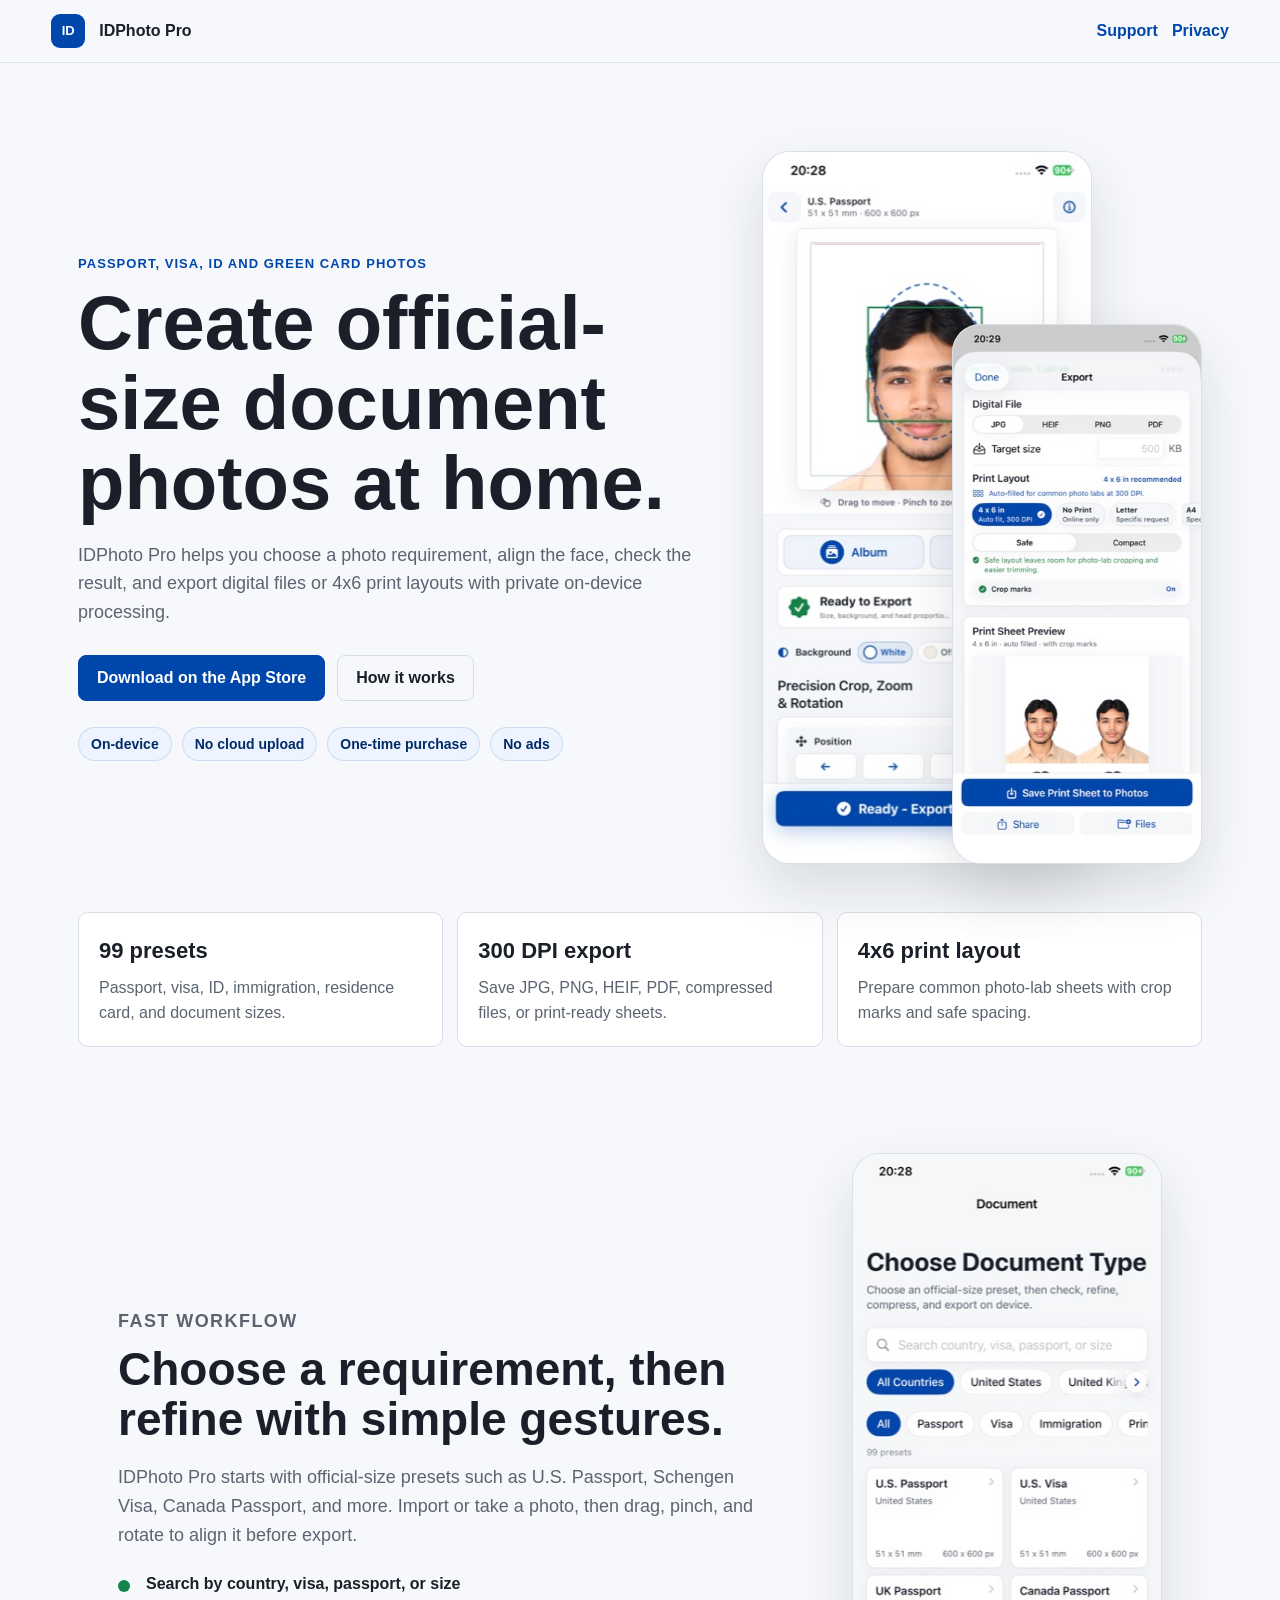
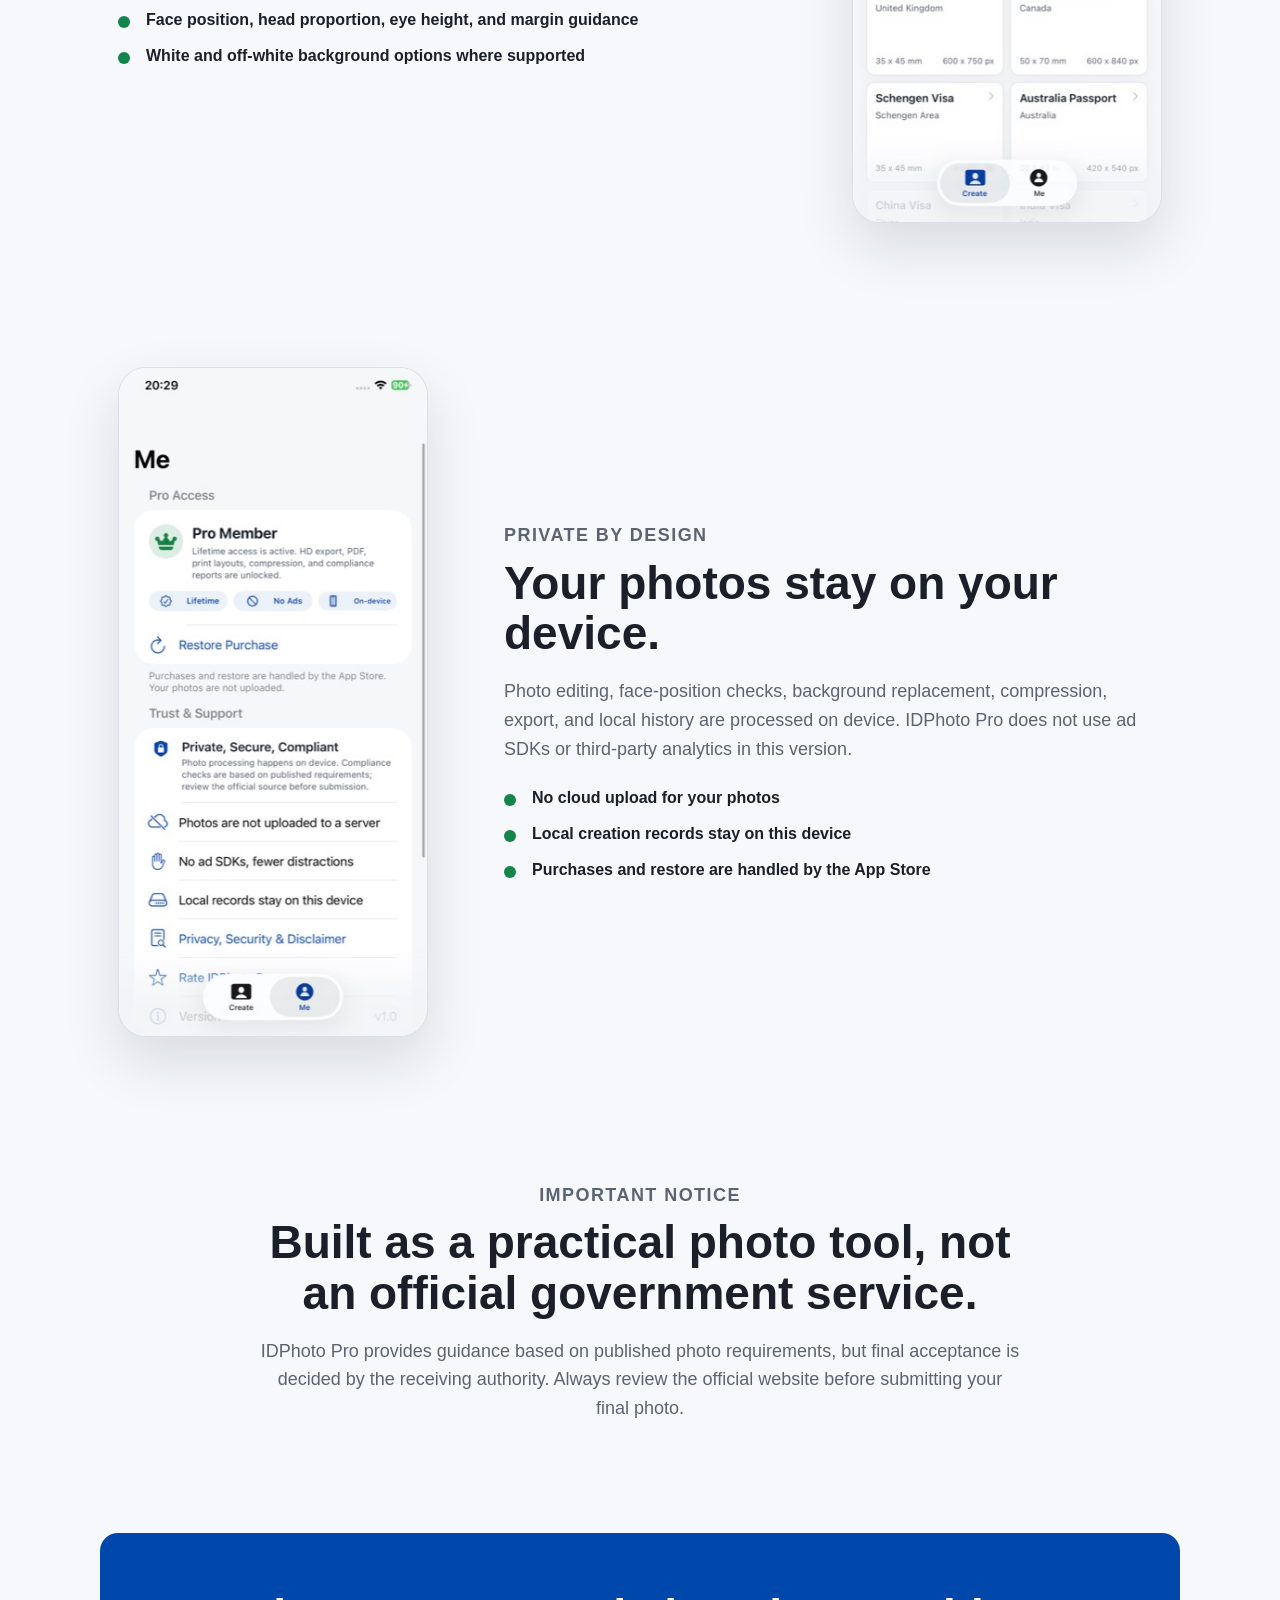
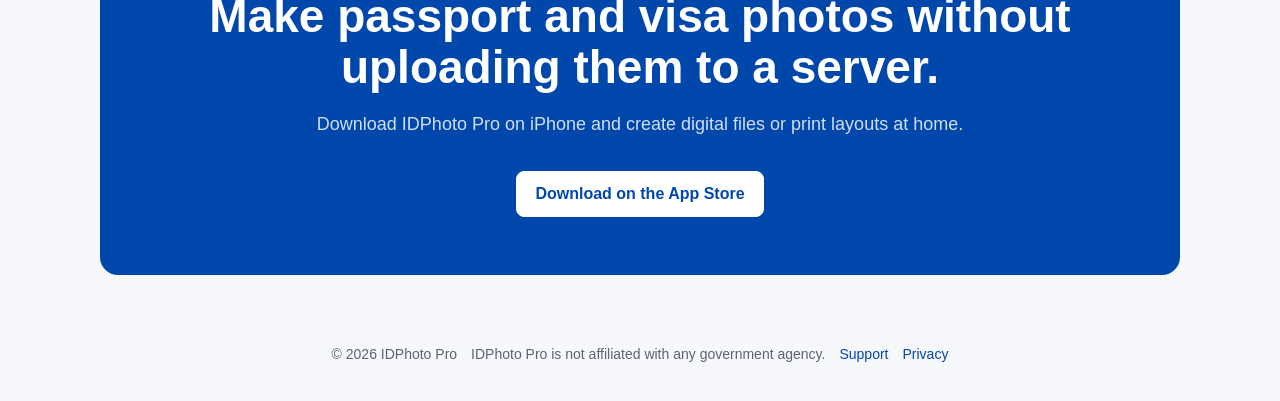
<file: AppStorePackage/web/index.html>
<!doctype html>
<html lang="en">
<head>
  <meta charset="utf-8">
  <meta name="viewport" content="width=device-width, initial-scale=1">
  <title>IDPhoto Pro - Passport and Visa Photo Maker</title>
  <meta name="description" content="Create passport, visa, ID, green card, and document photos at home with on-device processing, official-size templates, JPG/PDF export, and 4x6 print layouts.">
  <link rel="stylesheet" href="./styles.css">
</head>
<body>
  <header class="site-header">
    <a class="brand" href="./index.html" aria-label="IDPhoto Pro home">
      <span class="brand-mark">ID</span>
      <span>IDPhoto Pro</span>
    </a>
    <nav class="header-links" aria-label="Main navigation">
      <a href="./support.html">Support</a>
      <a href="./privacy.html">Privacy</a>
    </nav>
  </header>

  <main>
    <section class="landing-hero">
      <div class="hero-copy">
        <p class="eyebrow">Passport, visa, ID and green card photos</p>
        <h1>Create official-size document photos at home.</h1>
        <p class="lead">IDPhoto Pro helps you choose a photo requirement, align the face, check the result, and export digital files or 4x6 print layouts with private on-device processing.</p>
        <div class="hero-actions">
          <a class="button primary" href="https://apps.apple.com/app/id6771586096">Download on the App Store</a>
          <a class="button" href="./support.html">How it works</a>
        </div>
        <div class="trust-strip" aria-label="Key product benefits">
          <span>On-device</span>
          <span>No cloud upload</span>
          <span>One-time purchase</span>
          <span>No ads</span>
        </div>
      </div>
      <div class="hero-media" aria-label="IDPhoto Pro app screenshots">
        <img class="phone-shot main-shot" src="./assets/editor-check.jpg" alt="IDPhoto Pro editor showing a US passport photo check result">
        <img class="phone-shot side-shot" src="./assets/export-print.jpg" alt="IDPhoto Pro export screen showing 4x6 print layout">
      </div>
    </section>

    <section class="feature-band">
      <div class="feature-card">
        <strong>99 presets</strong>
        <span>Passport, visa, ID, immigration, residence card, and document sizes.</span>
      </div>
      <div class="feature-card">
        <strong>300 DPI export</strong>
        <span>Save JPG, PNG, HEIF, PDF, compressed files, or print-ready sheets.</span>
      </div>
      <div class="feature-card">
        <strong>4x6 print layout</strong>
        <span>Prepare common photo-lab sheets with crop marks and safe spacing.</span>
      </div>
    </section>

    <section class="section split">
      <div>
        <p class="eyebrow">Fast workflow</p>
        <h2>Choose a requirement, then refine with simple gestures.</h2>
        <p>IDPhoto Pro starts with official-size presets such as U.S. Passport, Schengen Visa, Canada Passport, and more. Import or take a photo, then drag, pinch, and rotate to align it before export.</p>
        <ul class="check-list">
          <li>Search by country, visa, passport, or size</li>
          <li>Face position, head proportion, eye height, and margin guidance</li>
          <li>White and off-white background options where supported</li>
        </ul>
      </div>
      <img class="phone-shot content-shot" src="./assets/document-presets.jpg" alt="IDPhoto Pro document preset selection screen">
    </section>

    <section class="section split reverse">
      <div>
        <p class="eyebrow">Private by design</p>
        <h2>Your photos stay on your device.</h2>
        <p>Photo editing, face-position checks, background replacement, compression, export, and local history are processed on device. IDPhoto Pro does not use ad SDKs or third-party analytics in this version.</p>
        <ul class="check-list">
          <li>No cloud upload for your photos</li>
          <li>Local creation records stay on this device</li>
          <li>Purchases and restore are handled by the App Store</li>
        </ul>
      </div>
      <img class="phone-shot content-shot" src="./assets/privacy-pro.jpg" alt="IDPhoto Pro profile page showing privacy and pro access information">
    </section>

    <section class="section">
      <div class="center-copy">
        <p class="eyebrow">Important notice</p>
        <h2>Built as a practical photo tool, not an official government service.</h2>
        <p>IDPhoto Pro provides guidance based on published photo requirements, but final acceptance is decided by the receiving authority. Always review the official website before submitting your final photo.</p>
      </div>
    </section>

    <section class="cta">
      <h2>Make passport and visa photos without uploading them to a server.</h2>
      <p>Download IDPhoto Pro on iPhone and create digital files or print layouts at home.</p>
      <a class="button primary" href="https://apps.apple.com/app/id6771586096">Download on the App Store</a>
    </section>
  </main>

  <footer class="site-footer">
    <span>© 2026 IDPhoto Pro</span>
    <span>IDPhoto Pro is not affiliated with any government agency.</span>
    <a href="./support.html">Support</a>
    <a href="./privacy.html">Privacy</a>
  </footer>
</body>
</html>
</file>
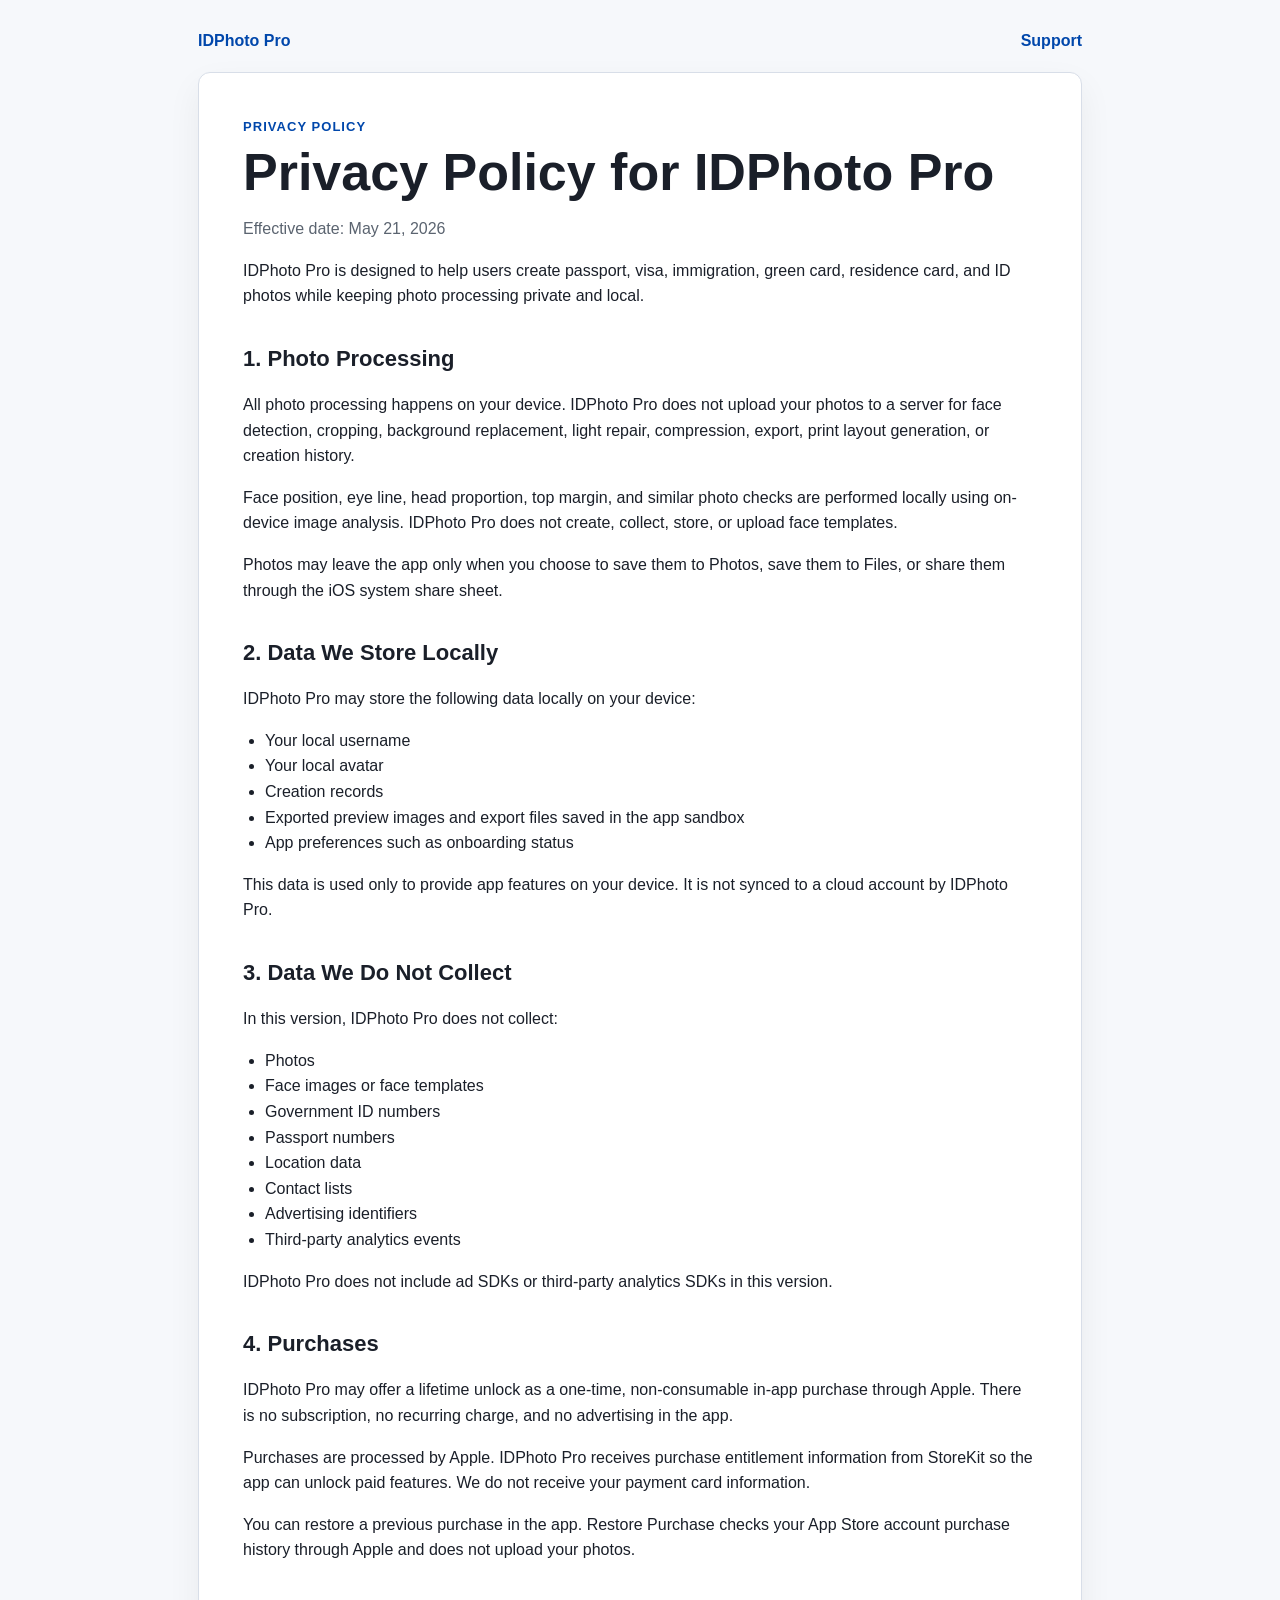
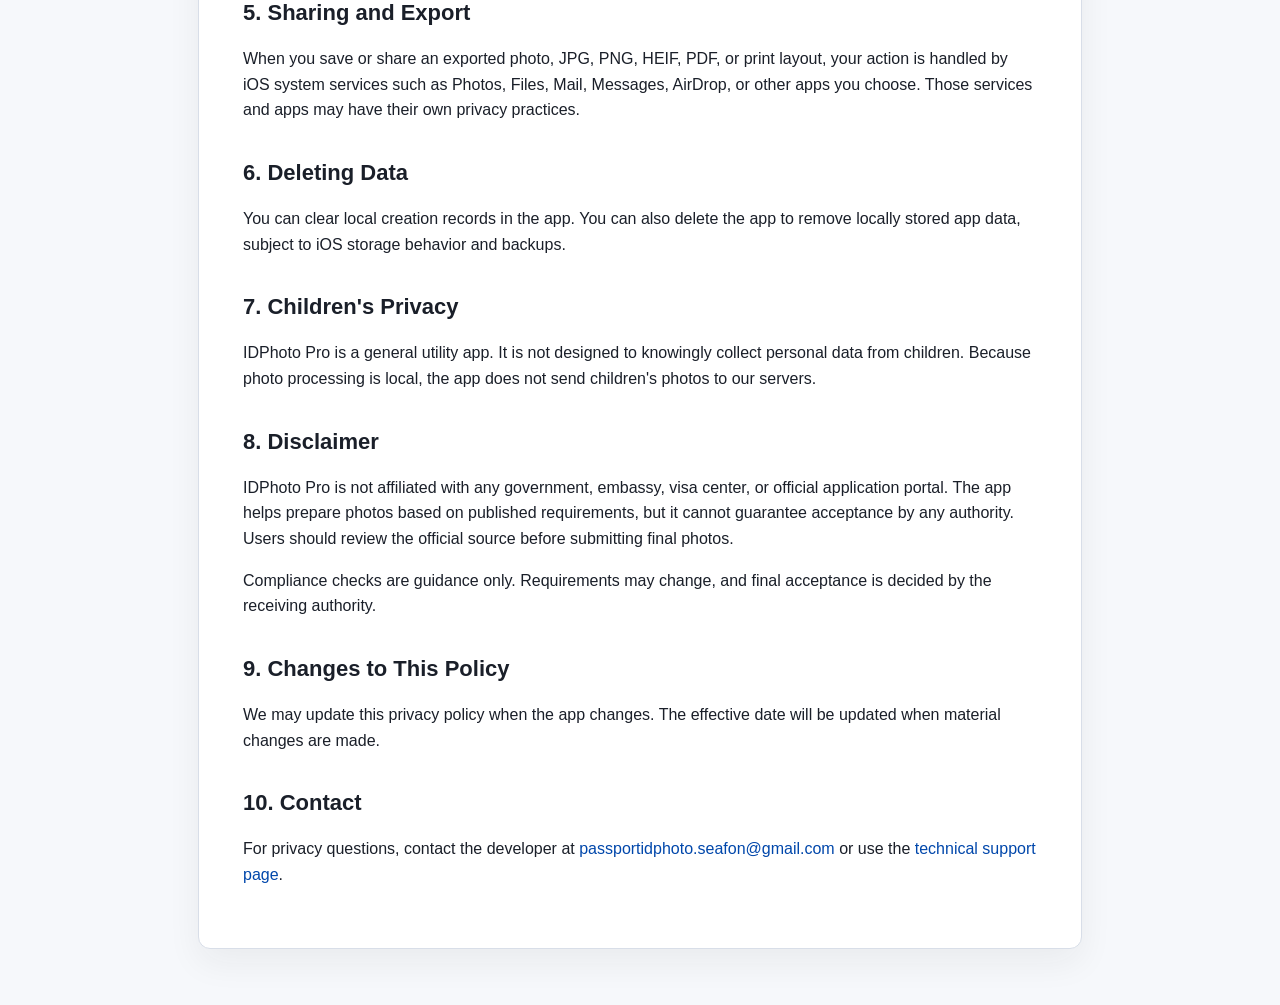
<file: AppStorePackage/web/privacy.html>
<!doctype html>
<html lang="en">
<head>
  <meta charset="utf-8">
  <meta name="viewport" content="width=device-width, initial-scale=1">
  <title>Privacy Policy - IDPhoto Pro</title>
  <meta name="description" content="Privacy Policy for IDPhoto Pro.">
  <link rel="stylesheet" href="./styles.css">
</head>
<body>
  <main class="page">
    <nav class="topnav">
      <a href="./index.html">IDPhoto Pro</a>
      <a href="./support.html">Support</a>
    </nav>

    <article class="card">
      <p class="eyebrow">Privacy Policy</p>
      <h1>Privacy Policy for IDPhoto Pro</h1>
      <p class="muted">Effective date: May 21, 2026</p>

      <p>IDPhoto Pro is designed to help users create passport, visa, immigration, green card, residence card, and ID photos while keeping photo processing private and local.</p>

      <h2>1. Photo Processing</h2>
      <p>All photo processing happens on your device. IDPhoto Pro does not upload your photos to a server for face detection, cropping, background replacement, light repair, compression, export, print layout generation, or creation history.</p>
      <p>Face position, eye line, head proportion, top margin, and similar photo checks are performed locally using on-device image analysis. IDPhoto Pro does not create, collect, store, or upload face templates.</p>
      <p>Photos may leave the app only when you choose to save them to Photos, save them to Files, or share them through the iOS system share sheet.</p>

      <h2>2. Data We Store Locally</h2>
      <p>IDPhoto Pro may store the following data locally on your device:</p>
      <ul>
        <li>Your local username</li>
        <li>Your local avatar</li>
        <li>Creation records</li>
        <li>Exported preview images and export files saved in the app sandbox</li>
        <li>App preferences such as onboarding status</li>
      </ul>
      <p>This data is used only to provide app features on your device. It is not synced to a cloud account by IDPhoto Pro.</p>

      <h2>3. Data We Do Not Collect</h2>
      <p>In this version, IDPhoto Pro does not collect:</p>
      <ul>
        <li>Photos</li>
        <li>Face images or face templates</li>
        <li>Government ID numbers</li>
        <li>Passport numbers</li>
        <li>Location data</li>
        <li>Contact lists</li>
        <li>Advertising identifiers</li>
        <li>Third-party analytics events</li>
      </ul>
      <p>IDPhoto Pro does not include ad SDKs or third-party analytics SDKs in this version.</p>

      <h2>4. Purchases</h2>
      <p>IDPhoto Pro may offer a lifetime unlock as a one-time, non-consumable in-app purchase through Apple. There is no subscription, no recurring charge, and no advertising in the app.</p>
      <p>Purchases are processed by Apple. IDPhoto Pro receives purchase entitlement information from StoreKit so the app can unlock paid features. We do not receive your payment card information.</p>
      <p>You can restore a previous purchase in the app. Restore Purchase checks your App Store account purchase history through Apple and does not upload your photos.</p>

      <h2>5. Sharing and Export</h2>
      <p>When you save or share an exported photo, JPG, PNG, HEIF, PDF, or print layout, your action is handled by iOS system services such as Photos, Files, Mail, Messages, AirDrop, or other apps you choose. Those services and apps may have their own privacy practices.</p>

      <h2>6. Deleting Data</h2>
      <p>You can clear local creation records in the app. You can also delete the app to remove locally stored app data, subject to iOS storage behavior and backups.</p>

      <h2>7. Children's Privacy</h2>
      <p>IDPhoto Pro is a general utility app. It is not designed to knowingly collect personal data from children. Because photo processing is local, the app does not send children's photos to our servers.</p>

      <h2>8. Disclaimer</h2>
      <p>IDPhoto Pro is not affiliated with any government, embassy, visa center, or official application portal. The app helps prepare photos based on published requirements, but it cannot guarantee acceptance by any authority. Users should review the official source before submitting final photos.</p>
      <p>Compliance checks are guidance only. Requirements may change, and final acceptance is decided by the receiving authority.</p>

      <h2>9. Changes to This Policy</h2>
      <p>We may update this privacy policy when the app changes. The effective date will be updated when material changes are made.</p>

      <h2>10. Contact</h2>
      <p>For privacy questions, contact the developer at <a href="mailto:passportidphoto.seafon@gmail.com">passportidphoto.seafon@gmail.com</a> or use the <a href="./support.html">technical support page</a>.</p>
    </article>
  </main>
</body>
</html>
</file>
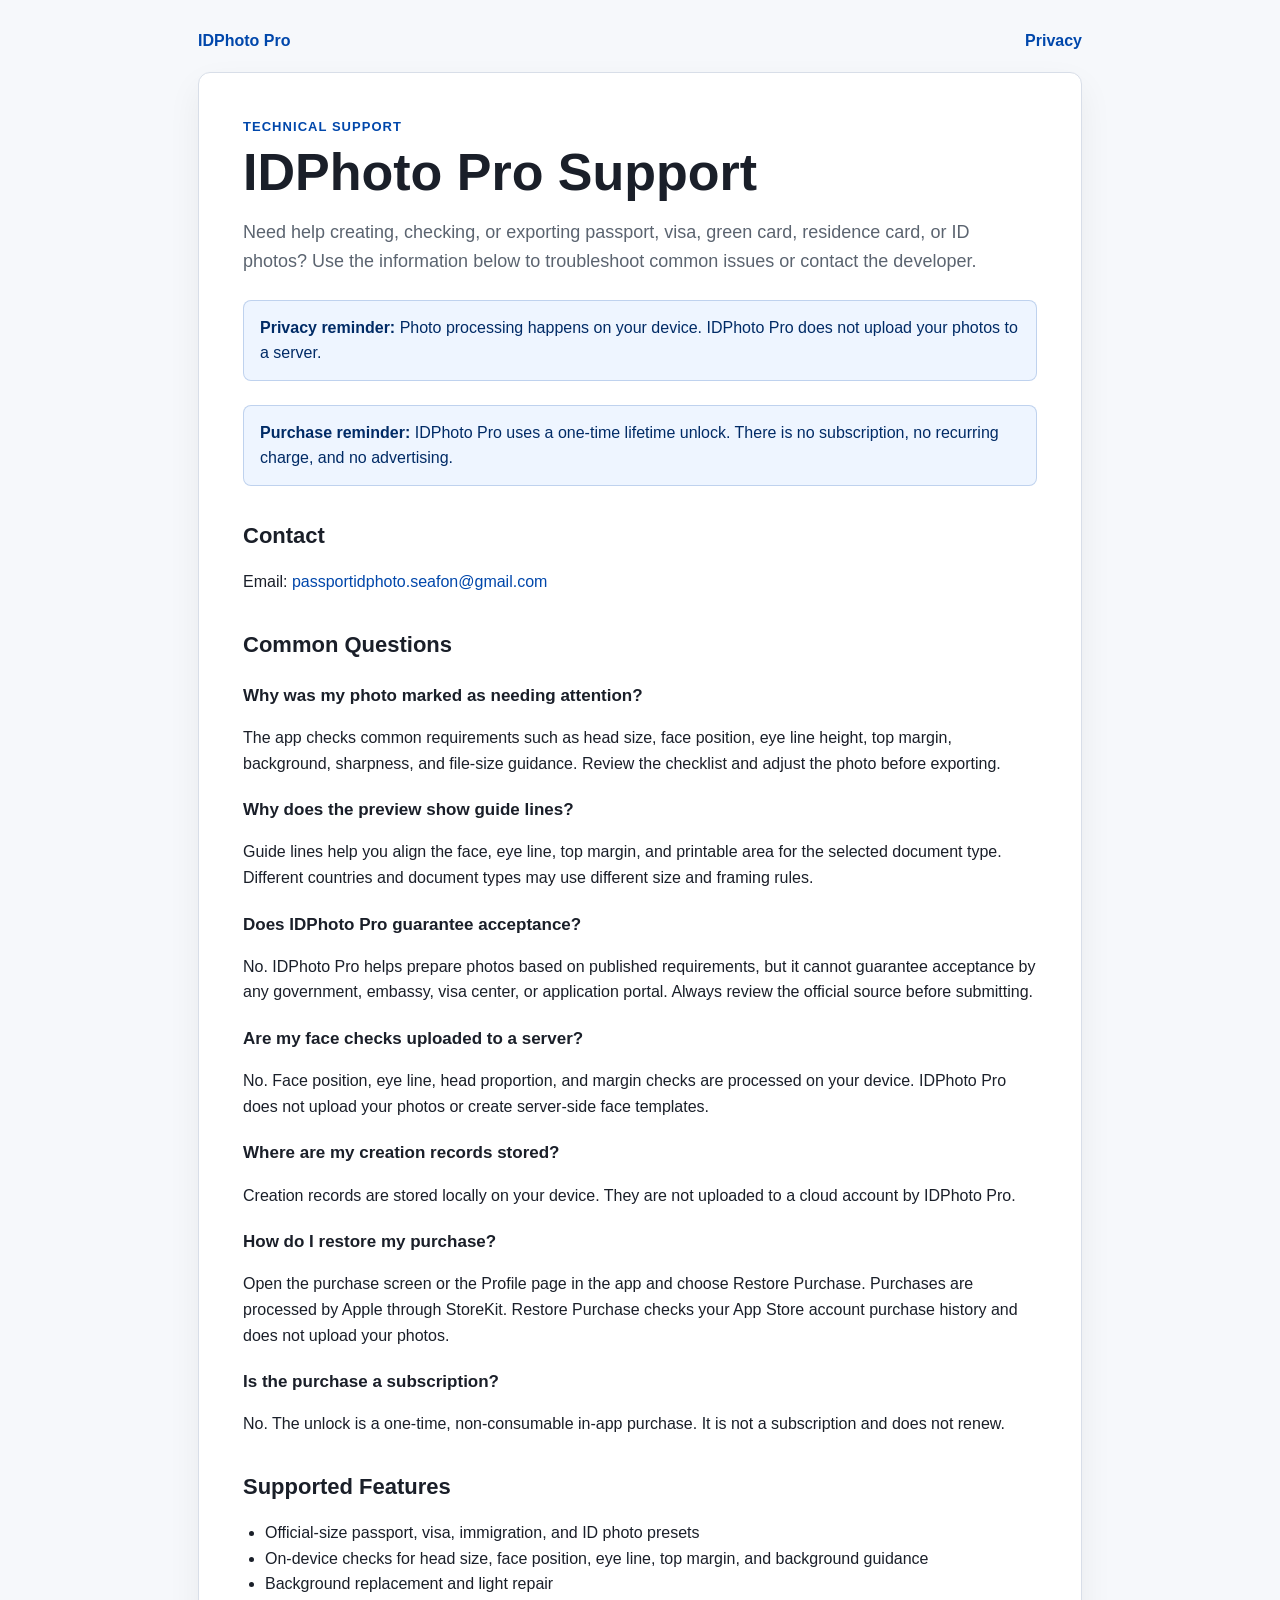
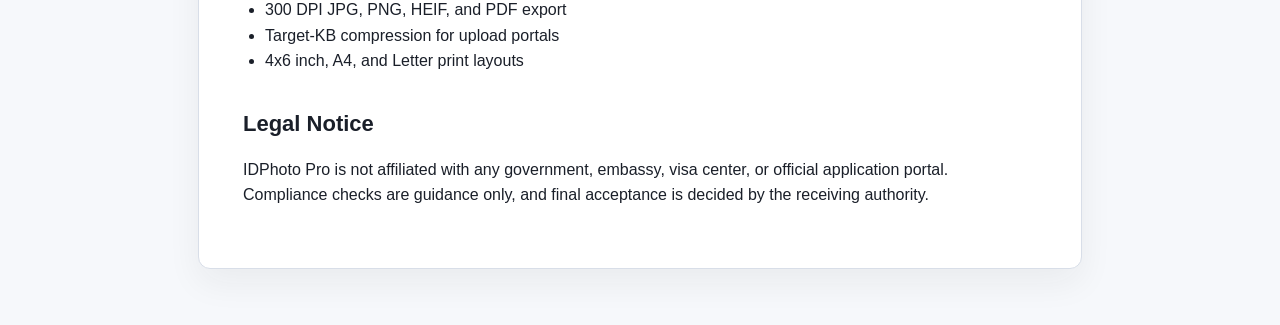
<file: AppStorePackage/web/support.html>
<!doctype html>
<html lang="en">
<head>
  <meta charset="utf-8">
  <meta name="viewport" content="width=device-width, initial-scale=1">
  <title>Technical Support - IDPhoto Pro</title>
  <meta name="description" content="Technical support for IDPhoto Pro.">
  <link rel="stylesheet" href="./styles.css">
</head>
<body>
  <main class="page">
    <nav class="topnav">
      <a href="./index.html">IDPhoto Pro</a>
      <a href="./privacy.html">Privacy</a>
    </nav>

    <article class="card">
      <p class="eyebrow">Technical Support</p>
      <h1>IDPhoto Pro Support</h1>
      <p class="lead">Need help creating, checking, or exporting passport, visa, green card, residence card, or ID photos? Use the information below to troubleshoot common issues or contact the developer.</p>

      <section class="notice">
        <strong>Privacy reminder:</strong> Photo processing happens on your device. IDPhoto Pro does not upload your photos to a server.
      </section>

      <section class="notice">
        <strong>Purchase reminder:</strong> IDPhoto Pro uses a one-time lifetime unlock. There is no subscription, no recurring charge, and no advertising.
      </section>

      <h2>Contact</h2>
      <p>Email: <a href="mailto:passportidphoto.seafon@gmail.com">passportidphoto.seafon@gmail.com</a></p>

      <h2>Common Questions</h2>
      <h3>Why was my photo marked as needing attention?</h3>
      <p>The app checks common requirements such as head size, face position, eye line height, top margin, background, sharpness, and file-size guidance. Review the checklist and adjust the photo before exporting.</p>

      <h3>Why does the preview show guide lines?</h3>
      <p>Guide lines help you align the face, eye line, top margin, and printable area for the selected document type. Different countries and document types may use different size and framing rules.</p>

      <h3>Does IDPhoto Pro guarantee acceptance?</h3>
      <p>No. IDPhoto Pro helps prepare photos based on published requirements, but it cannot guarantee acceptance by any government, embassy, visa center, or application portal. Always review the official source before submitting.</p>

      <h3>Are my face checks uploaded to a server?</h3>
      <p>No. Face position, eye line, head proportion, and margin checks are processed on your device. IDPhoto Pro does not upload your photos or create server-side face templates.</p>

      <h3>Where are my creation records stored?</h3>
      <p>Creation records are stored locally on your device. They are not uploaded to a cloud account by IDPhoto Pro.</p>

      <h3>How do I restore my purchase?</h3>
      <p>Open the purchase screen or the Profile page in the app and choose Restore Purchase. Purchases are processed by Apple through StoreKit. Restore Purchase checks your App Store account purchase history and does not upload your photos.</p>

      <h3>Is the purchase a subscription?</h3>
      <p>No. The unlock is a one-time, non-consumable in-app purchase. It is not a subscription and does not renew.</p>

      <h2>Supported Features</h2>
      <ul>
        <li>Official-size passport, visa, immigration, and ID photo presets</li>
        <li>On-device checks for head size, face position, eye line, top margin, and background guidance</li>
        <li>Background replacement and light repair</li>
        <li>300 DPI JPG, PNG, HEIF, and PDF export</li>
        <li>Target-KB compression for upload portals</li>
        <li>4x6 inch, A4, and Letter print layouts</li>
      </ul>

      <h2>Legal Notice</h2>
      <p>IDPhoto Pro is not affiliated with any government, embassy, visa center, or official application portal. Compliance checks are guidance only, and final acceptance is decided by the receiving authority.</p>
    </article>
  </main>
</body>
</html>
</file>
<file: AppStorePackage/web/styles.css>
:root {
  color-scheme: light;
  --blue: #0047ab;
  --blue-dark: #002b66;
  --green: #14854a;
  --ink: #1a1f29;
  --muted: #5b6470;
  --line: #d8dee8;
  --bg: #f6f8fb;
  --card: #ffffff;
  --soft-blue: #edf4ff;
  --soft-green: #edf8f2;
}

* {
  box-sizing: border-box;
}

body {
  margin: 0;
  background: var(--bg);
  color: var(--ink);
  font-family: -apple-system, BlinkMacSystemFont, "SF Pro Text", "Segoe UI", sans-serif;
  line-height: 1.6;
}

img {
  display: block;
  max-width: 100%;
}

a {
  color: var(--blue);
  text-decoration: none;
}

a:hover {
  text-decoration: underline;
}

.page {
  width: min(920px, 100%);
  margin: 0 auto;
  padding: 28px 18px 56px;
}

.site-header {
  position: sticky;
  top: 0;
  z-index: 10;
  display: flex;
  align-items: center;
  justify-content: space-between;
  gap: 16px;
  padding: 14px clamp(18px, 4vw, 56px);
  border-bottom: 1px solid rgba(216, 222, 232, 0.85);
  background: rgba(246, 248, 251, 0.92);
  backdrop-filter: blur(18px);
}

.brand,
.header-links,
.site-footer {
  display: flex;
  align-items: center;
  gap: 14px;
}

.brand {
  color: var(--ink);
  font-weight: 800;
}

.brand-mark {
  display: inline-grid;
  place-items: center;
  width: 34px;
  height: 34px;
  border-radius: 9px;
  background: var(--blue);
  color: white;
  font-size: 13px;
  font-weight: 900;
}

.header-links {
  font-weight: 700;
}

.topnav {
  display: flex;
  justify-content: space-between;
  gap: 16px;
  margin-bottom: 18px;
  font-weight: 700;
}

.hero,
.card {
  background: var(--card);
  border: 1px solid var(--line);
  border-radius: 12px;
  box-shadow: 0 14px 34px rgba(26, 31, 41, 0.06);
}

.hero {
  margin-top: 48px;
  padding: clamp(28px, 6vw, 64px);
  text-align: center;
}

.card {
  padding: clamp(22px, 5vw, 44px);
}

.mark {
  display: inline-grid;
  place-items: center;
  width: 72px;
  height: 72px;
  margin-bottom: 20px;
  border-radius: 18px;
  background: var(--blue);
  color: white;
  font-size: 24px;
  font-weight: 800;
}

.eyebrow {
  margin: 0 0 8px;
  color: var(--blue);
  font-size: 13px;
  font-weight: 800;
  letter-spacing: 0.08em;
  text-transform: uppercase;
}

h1 {
  margin: 0 0 14px;
  font-size: clamp(32px, 6vw, 52px);
  line-height: 1.05;
  letter-spacing: 0;
}

h2 {
  margin-top: 32px;
  margin-bottom: 8px;
  font-size: 22px;
}

h3 {
  margin-top: 20px;
  margin-bottom: 4px;
  font-size: 17px;
}

.lead {
  color: var(--muted);
  font-size: 18px;
}

.muted {
  color: var(--muted);
}

.actions {
  display: flex;
  flex-wrap: wrap;
  justify-content: center;
  gap: 12px;
  margin-top: 28px;
}

.button {
  display: inline-flex;
  align-items: center;
  justify-content: center;
  min-height: 46px;
  padding: 0 18px;
  border: 1px solid var(--line);
  border-radius: 8px;
  color: var(--ink);
  font-weight: 700;
}

.button.primary {
  background: var(--blue);
  border-color: var(--blue);
  color: white;
}

.notice {
  margin: 24px 0;
  padding: 14px 16px;
  border: 1px solid rgba(0, 71, 171, 0.20);
  border-radius: 8px;
  background: #eef5ff;
  color: var(--blue-dark);
}

ul {
  padding-left: 22px;
}

.landing-hero {
  display: grid;
  grid-template-columns: minmax(0, 1fr) minmax(300px, 440px);
  align-items: center;
  gap: clamp(28px, 5vw, 72px);
  width: min(1160px, 100%);
  margin: 0 auto;
  padding: clamp(44px, 7vw, 88px) 18px 38px;
}

.hero-copy h1 {
  max-width: 760px;
  font-size: clamp(44px, 7vw, 76px);
}

.hero-actions {
  display: flex;
  flex-wrap: wrap;
  gap: 12px;
  margin-top: 28px;
}

.trust-strip {
  display: flex;
  flex-wrap: wrap;
  gap: 10px;
  margin-top: 26px;
}

.trust-strip span {
  display: inline-flex;
  align-items: center;
  min-height: 34px;
  padding: 0 12px;
  border: 1px solid rgba(0, 71, 171, 0.14);
  border-radius: 999px;
  background: var(--soft-blue);
  color: var(--blue-dark);
  font-size: 14px;
  font-weight: 800;
}

.hero-media {
  position: relative;
  min-height: 560px;
}

.phone-shot {
  border: 1px solid rgba(216, 222, 232, 0.95);
  border-radius: 28px;
  background: white;
  box-shadow: 0 24px 56px rgba(26, 31, 41, 0.13);
}

.main-shot {
  width: min(330px, 76vw);
}

.side-shot {
  position: absolute;
  right: 0;
  bottom: 0;
  width: min(250px, 54vw);
}

.feature-band {
  display: grid;
  grid-template-columns: repeat(3, minmax(0, 1fr));
  gap: 14px;
  width: min(1160px, 100%);
  margin: 0 auto;
  padding: 10px 18px 34px;
}

.feature-card {
  padding: 20px;
  border: 1px solid var(--line);
  border-radius: 10px;
  background: var(--card);
}

.feature-card strong,
.feature-card span {
  display: block;
}

.feature-card strong {
  margin-bottom: 6px;
  color: var(--ink);
  font-size: 22px;
}

.feature-card span {
  color: var(--muted);
}

.section {
  width: min(1080px, 100%);
  margin: 0 auto;
  padding: clamp(38px, 7vw, 72px) 18px;
}

.split {
  display: grid;
  grid-template-columns: minmax(0, 1fr) minmax(240px, 310px);
  align-items: center;
  gap: clamp(28px, 6vw, 76px);
}

.split.reverse {
  grid-template-columns: minmax(240px, 310px) minmax(0, 1fr);
}

.split.reverse > div {
  grid-column: 2;
  grid-row: 1;
}

.split.reverse > img {
  grid-column: 1;
  grid-row: 1;
}

.section h2,
.cta h2 {
  margin: 0 0 12px;
  font-size: clamp(30px, 4vw, 46px);
  line-height: 1.1;
}

.section p,
.cta p {
  color: var(--muted);
  font-size: 18px;
}

.content-shot {
  width: min(310px, 78vw);
  justify-self: center;
}

.check-list {
  display: grid;
  gap: 10px;
  margin: 22px 0 0;
  padding: 0;
  list-style: none;
}

.check-list li {
  position: relative;
  padding-left: 28px;
  color: var(--ink);
  font-weight: 700;
}

.check-list li::before {
  content: "";
  position: absolute;
  left: 0;
  top: 9px;
  width: 12px;
  height: 12px;
  border-radius: 999px;
  background: var(--green);
}

.center-copy {
  max-width: 760px;
  margin: 0 auto;
  text-align: center;
}

.cta {
  width: min(1080px, calc(100% - 36px));
  margin: 20px auto 44px;
  padding: clamp(30px, 6vw, 58px);
  border-radius: 18px;
  background: var(--blue);
  color: white;
  text-align: center;
}

.cta p {
  color: rgba(255, 255, 255, 0.82);
}

.cta .button.primary {
  margin-top: 14px;
  background: white;
  border-color: white;
  color: var(--blue);
}

.site-footer {
  justify-content: center;
  flex-wrap: wrap;
  padding: 24px 18px 36px;
  color: var(--muted);
  font-size: 14px;
}

@media (max-width: 820px) {
  .site-header {
    position: static;
  }

  .landing-hero,
  .split,
  .split.reverse,
  .feature-band {
    grid-template-columns: 1fr;
  }

  .landing-hero {
    padding-top: 34px;
  }

  .hero-media {
    min-height: 440px;
  }

  .main-shot {
    width: min(290px, 72vw);
  }

  .side-shot {
    width: min(210px, 50vw);
  }

  .split.reverse > div,
  .split.reverse > img {
    grid-column: auto;
    grid-row: auto;
  }

  .split.reverse > img {
    order: 2;
  }
}

@media (max-width: 520px) {
  .brand span:last-child {
    display: none;
  }

  .button {
    width: 100%;
  }

  .hero-actions .button {
    width: auto;
  }

  .hero-media {
    min-height: 360px;
  }

  .main-shot {
    width: 245px;
  }

  .side-shot {
    width: 178px;
  }
}
</file>
